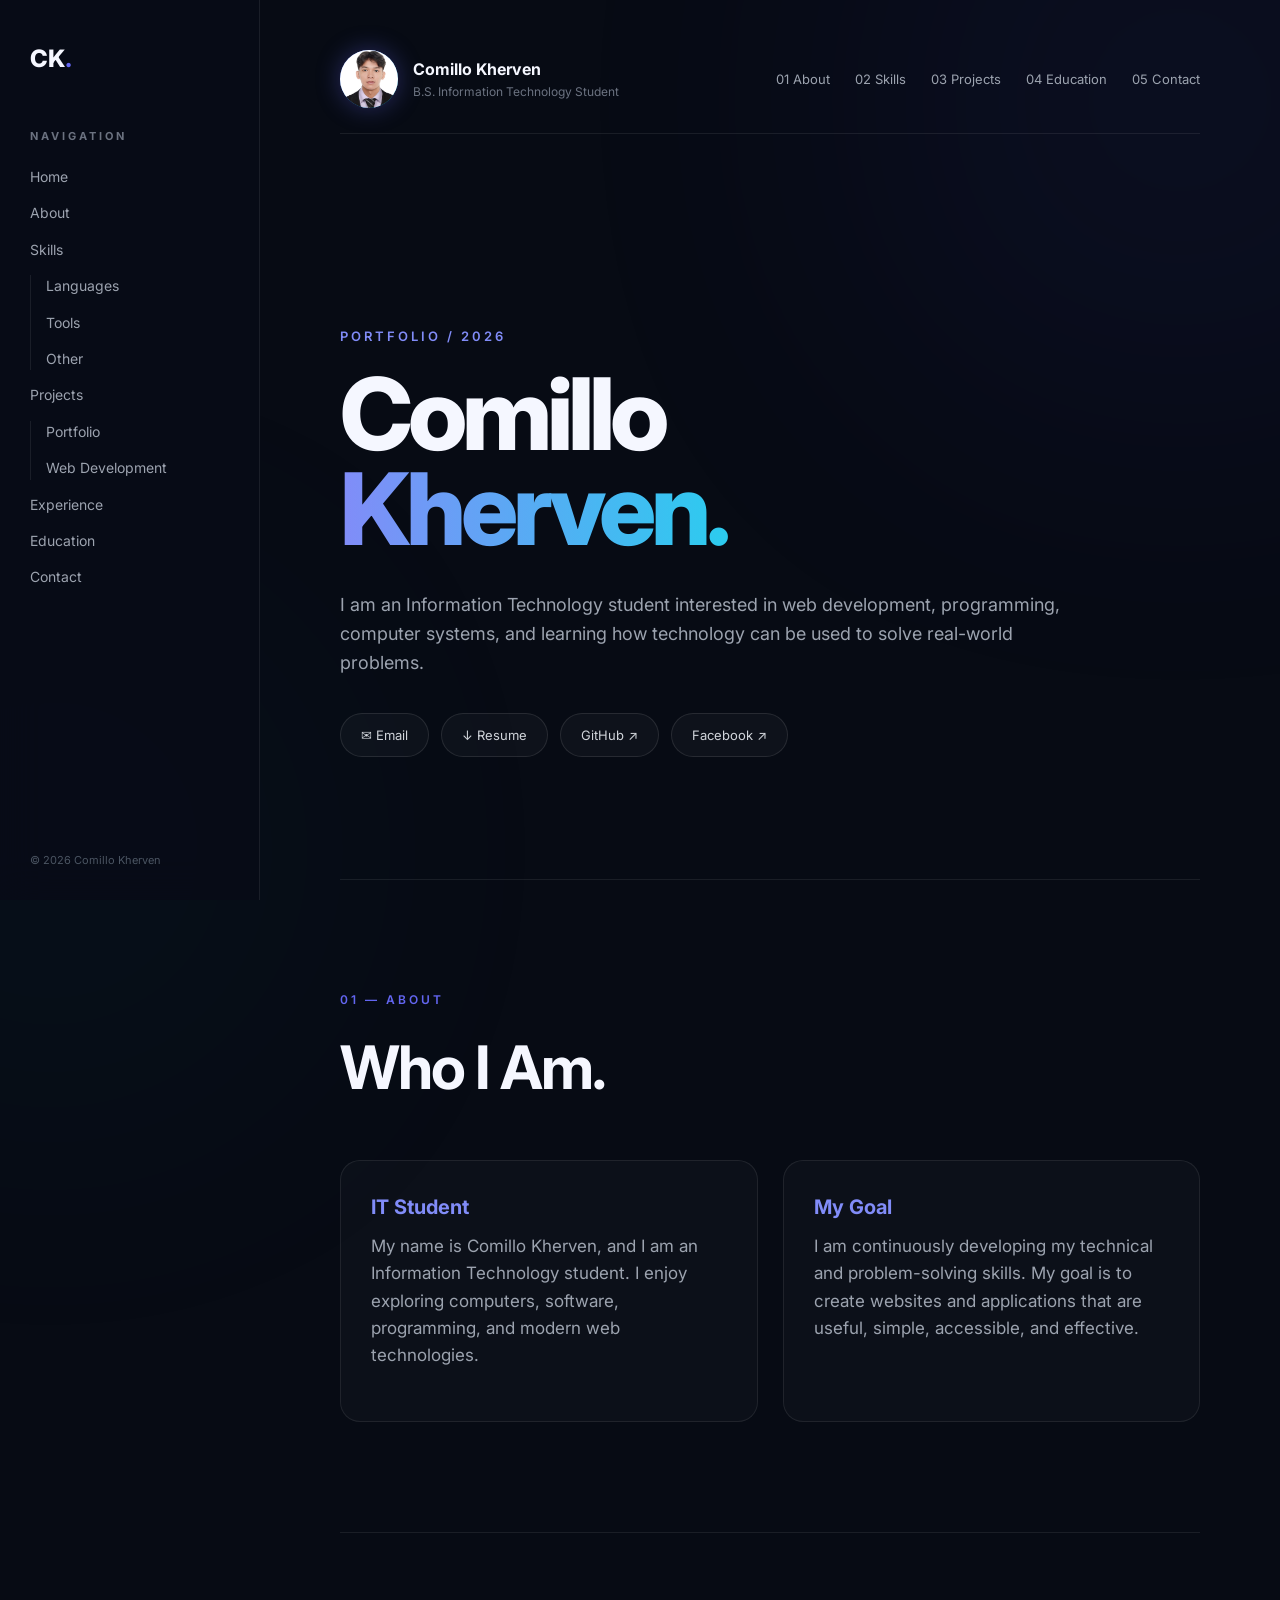
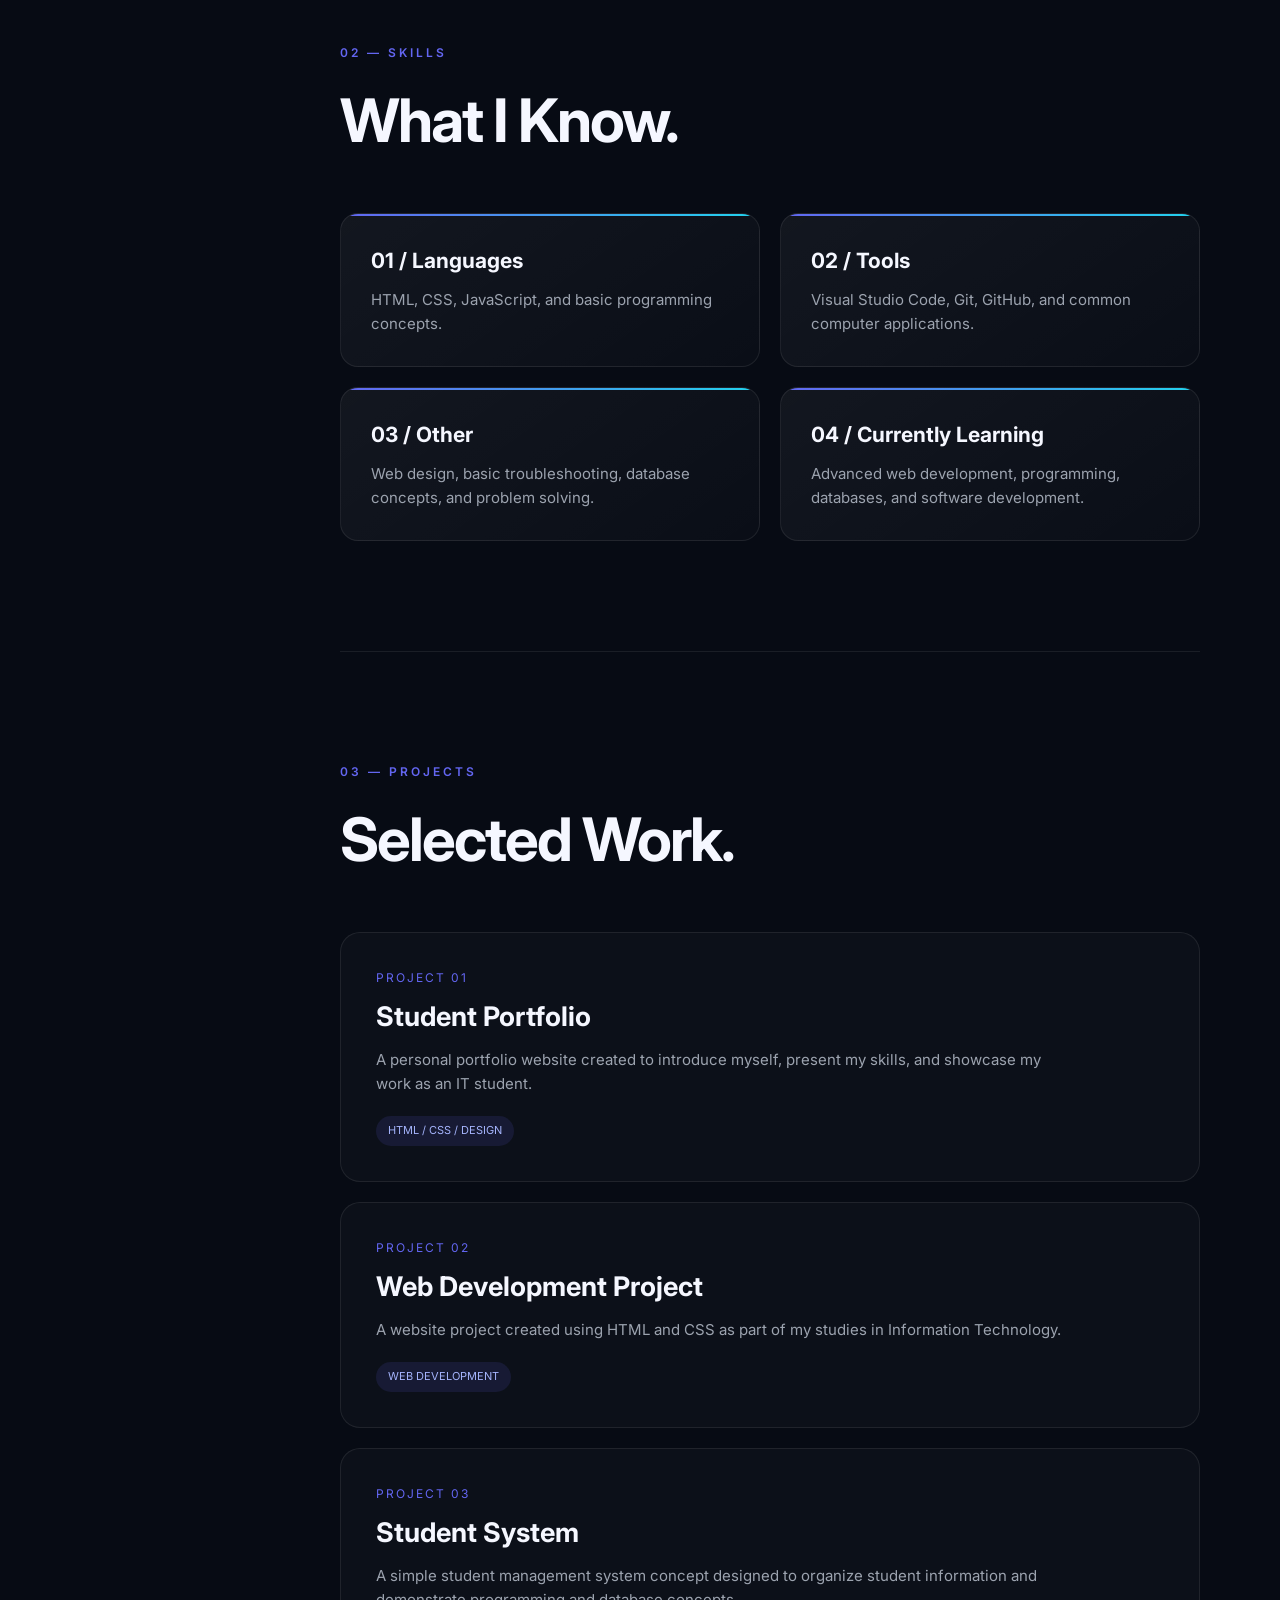
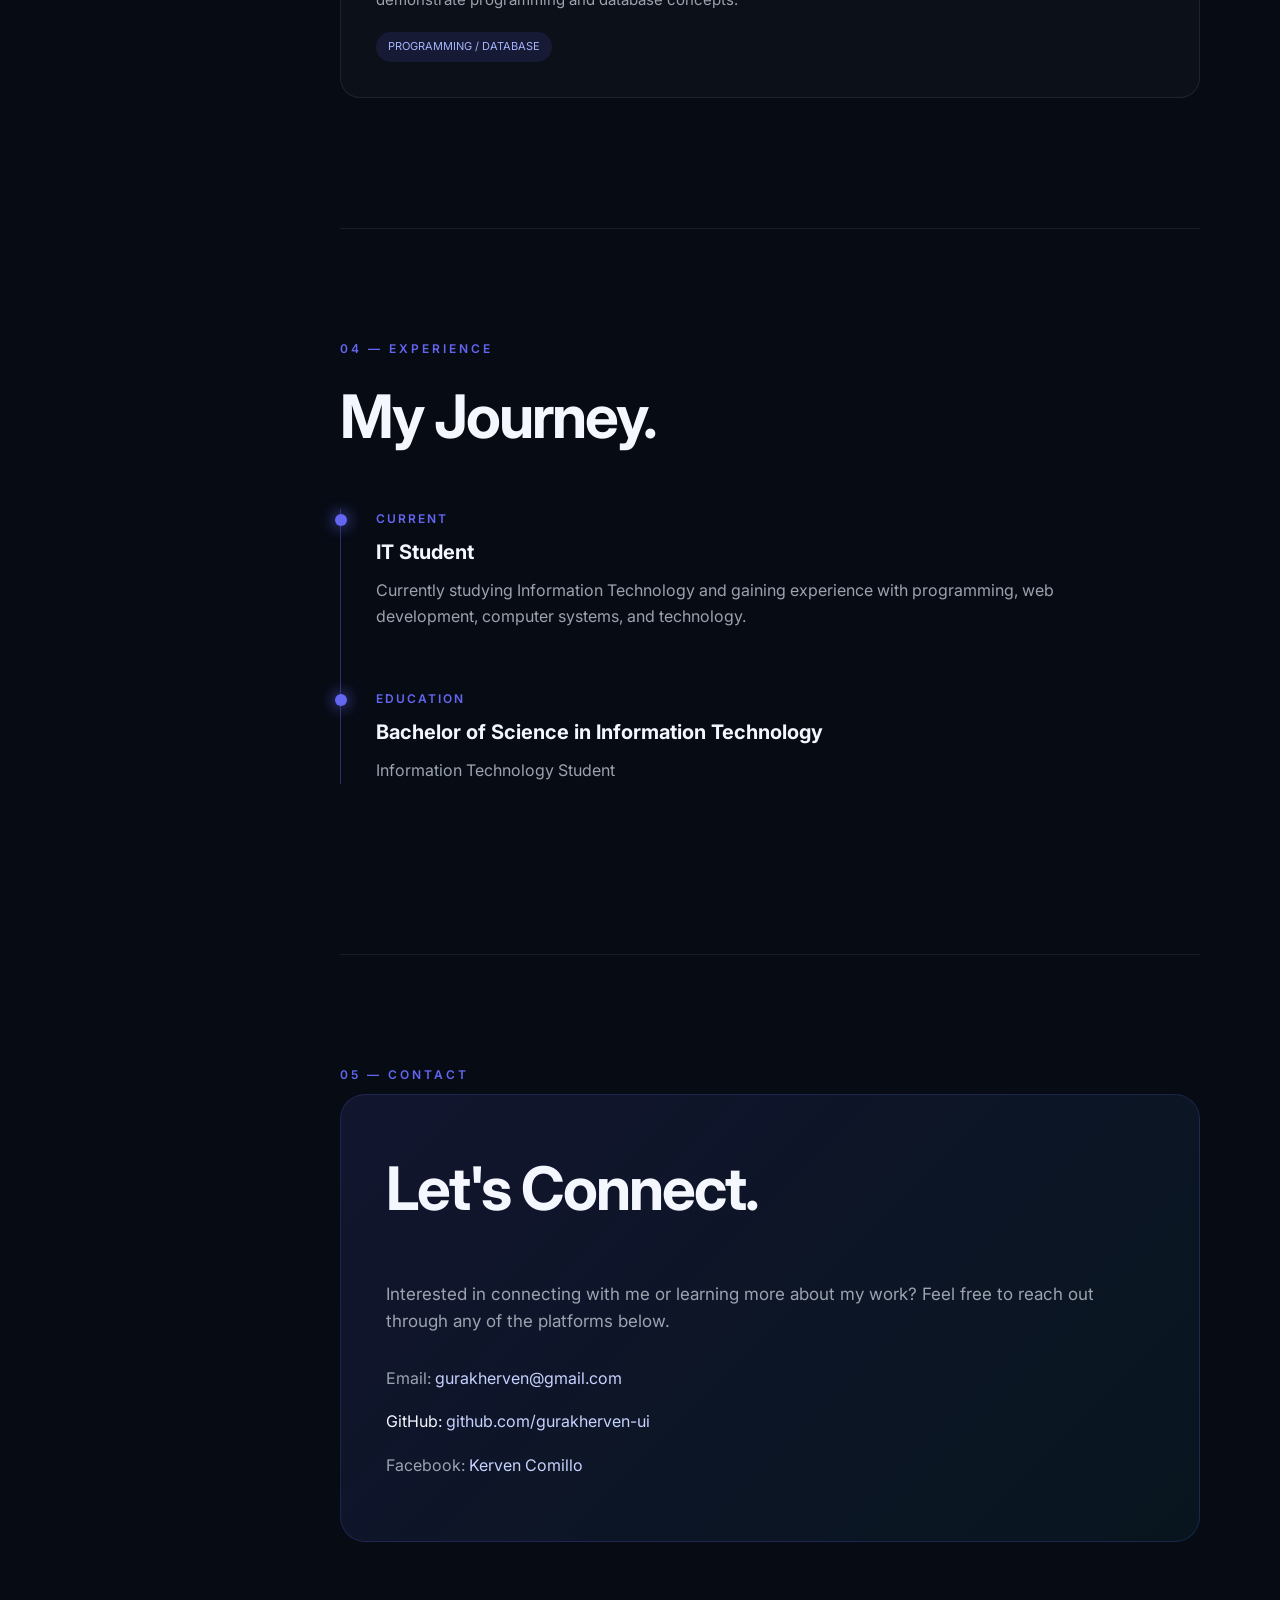
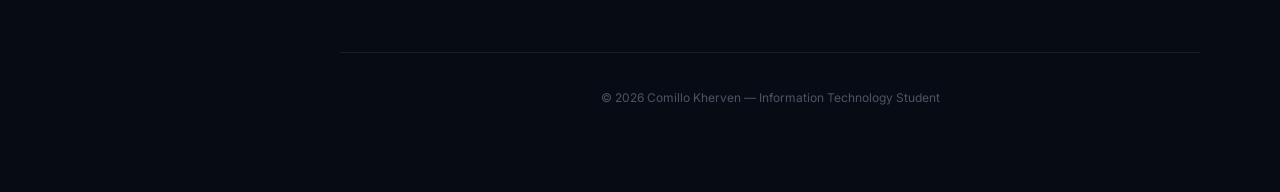
<file: index.html>
<!DOCTYPE html>
<html lang="en">
<head>
    <meta charset="UTF-8">
    <meta name="viewport" content="width=device-width, initial-scale=1.0">

    <title>Comillo Kherven | IT Student Portfolio</title>

    <style>
        @import url('https://fonts.googleapis.com/css2?family=Inter:wght@300;400;500;600;700;800&display=swap');

        * {
            box-sizing: border-box;
            margin: 0;
            padding: 0;
        }

        html {
            scroll-behavior: smooth;
        }

        body {
            font-family: 'Inter', Arial, sans-serif;
            background: #070b14;
            color: #f5f7ff;
            line-height: 1.6;
            overflow-x: hidden;
        }

        /* BACKGROUND GLOW */

        body::before {
            content: "";
            position: fixed;
            width: 500px;
            height: 500px;
            background: #4f46e5;
            border-radius: 50%;
            filter: blur(180px);
            opacity: 0.12;
            top: -150px;
            right: -150px;
            pointer-events: none;
            z-index: -1;
        }

        body::after {
            content: "";
            position: fixed;
            width: 400px;
            height: 400px;
            background: #06b6d4;
            border-radius: 50%;
            filter: blur(180px);
            opacity: 0.08;
            bottom: -150px;
            left: -150px;
            pointer-events: none;
            z-index: -1;
        }

        a {
            color: inherit;
        }

        /* =========================
           SIDEBAR
        ========================= */

        .sidebar {
            position: fixed;
            left: 0;
            top: 0;
            width: 260px;
            height: 100vh;
            padding: 40px 30px;
            background: rgba(8, 12, 23, 0.88);
            backdrop-filter: blur(20px);
            border-right: 1px solid rgba(255,255,255,0.08);
            z-index: 1000;
            overflow-y: auto;
        }

        .sidebar-logo {
            font-size: 24px;
            font-weight: 800;
            margin-bottom: 50px;
        }

        .sidebar-logo span {
            color: #6366f1;
        }

        .sidebar h2 {
            font-size: 11px;
            text-transform: uppercase;
            letter-spacing: 3px;
            color: #6b7280;
            margin-bottom: 20px;
        }

        .sidebar a {
            display: block;
            color: #9ca3af;
            text-decoration: none;
            font-size: 14px;
            margin: 14px 0;
            transition: 0.3s;
        }

        .sidebar a:hover {
            color: #ffffff;
            transform: translateX(5px);
        }

        .sidebar .sub {
            padding-left: 15px;
            border-left: 1px solid rgba(255,255,255,0.08);
        }

        .sidebar-bottom {
            position: absolute;
            bottom: 30px;
            left: 30px;
            right: 30px;
            color: #4b5563;
            font-size: 11px;
        }

        /* =========================
           MAIN CONTENT
        ========================= */

        .main {
            margin-left: 260px;
            max-width: 1200px;
            padding: 50px 80px;
        }

        /* =========================
           TOP HEADER
        ========================= */

        .top {
            display: flex;
            align-items: center;
            justify-content: space-between;
            padding-bottom: 25px;
            margin-bottom: 70px;
            border-bottom: 1px solid rgba(255,255,255,0.08);
        }

        .profile-mini {
            display: flex;
            align-items: center;
            gap: 15px;
        }

        .top-image {
            width: 58px;
            height: 58px;
            border-radius: 50%;
            background: linear-gradient(
                135deg,
                #6366f1,
                #06b6d4
            );
            display: flex;
            align-items: center;
            justify-content: center;
            font-size: 18px;
            font-weight: 800;
            color: white;
            box-shadow: 0 0 25px rgba(99,102,241,0.35);
            overflow: hidden;
            flex-shrink: 0;
        }

        .top-image img {
            width: 100%;
            height: 100%;
            object-fit: cover;
        }

        .top-name {
            display: block;
            font-size: 16px;
            font-weight: 700;
        }

        .top-course {
            display: block;
            font-size: 12px;
            color: #6b7280;
        }

        .navigation {
            display: flex;
            gap: 25px;
            flex-wrap: wrap;
        }

        .navigation a {
            color: #9ca3af;
            text-decoration: none;
            font-size: 13px;
            transition: 0.3s;
        }

        .navigation a:hover {
            color: #818cf8;
        }

        /* =========================
           HERO
        ========================= */

        .hero {
            min-height: 75vh;
            display: flex;
            flex-direction: column;
            justify-content: center;
            position: relative;
        }

        .portfolio-label {
            color: #818cf8;
            font-size: 13px;
            font-weight: 600;
            letter-spacing: 3px;
            margin-bottom: 20px;
        }

        .hero h1 {
            font-size: clamp(55px, 8vw, 100px);
            line-height: 0.95;
            letter-spacing: -5px;
            margin-bottom: 35px;
            font-weight: 800;
        }

        .hero h1 span {
            display: block;
            background: linear-gradient(
                90deg,
                #818cf8,
                #22d3ee,
                #a78bfa
            );
            -webkit-background-clip: text;
            -webkit-text-fill-color: transparent;
        }

        .intro {
            max-width: 720px;
            font-size: 18px;
            color: #9ca3af;
            margin-bottom: 35px;
        }

        .links {
            display: flex;
            flex-wrap: wrap;
            gap: 12px;
        }

        .links a {
            display: inline-block;
            padding: 11px 20px;
            border: 1px solid rgba(255,255,255,0.1);
            border-radius: 30px;
            color: #d1d5db;
            text-decoration: none;
            font-size: 13px;
            background: rgba(255,255,255,0.03);
            transition: 0.3s;
        }

        .links a:hover {
            background: #6366f1;
            border-color: #6366f1;
            color: white;
            transform: translateY(-3px);
            box-shadow: 0 10px 30px rgba(99,102,241,0.25);
        }

        /* =========================
           SECTIONS
        ========================= */

        section {
            padding: 110px 0;
            border-top: 1px solid rgba(255,255,255,0.08);
        }

        .section-number {
            color: #6366f1;
            font-size: 12px;
            letter-spacing: 3px;
            font-weight: 600;
            margin-bottom: 10px;
        }

        section h2 {
            font-size: clamp(38px, 5vw, 60px);
            letter-spacing: -2px;
            margin-bottom: 45px;
        }

        section h3 {
            font-size: 20px;
            margin-bottom: 10px;
        }

        .section-text {
            max-width: 750px;
            color: #9ca3af;
            font-size: 17px;
            margin-bottom: 22px;
        }

        /* =========================
           ABOUT
        ========================= */

        .about-grid {
            display: grid;
            grid-template-columns: 1fr 1fr;
            gap: 25px;
        }

        .about-card {
            padding: 30px;
            border: 1px solid rgba(255,255,255,0.08);
            background: rgba(255,255,255,0.025);
            border-radius: 20px;
            transition: 0.35s;
        }

        .about-card:hover {
            transform: translateY(-6px);
            border-color: rgba(99,102,241,0.4);
        }

        .about-card h3 {
            color: #818cf8;
        }

        /* =========================
           SKILLS
        ========================= */

        .skill-grid {
            display: grid;
            grid-template-columns: repeat(2, 1fr);
            gap: 20px;
        }

        .skill-category {
            position: relative;
            padding: 30px;
            background: linear-gradient(
                145deg,
                rgba(255,255,255,0.05),
                rgba(255,255,255,0.015)
            );
            border: 1px solid rgba(255,255,255,0.08);
            border-radius: 18px;
            overflow: hidden;
            transition: 0.35s;
        }

        .skill-category::before {
            content: "";
            position: absolute;
            top: 0;
            left: 0;
            width: 100%;
            height: 2px;
            background: linear-gradient(
                90deg,
                #6366f1,
                #22d3ee
            );
        }

        .skill-category:hover {
            transform: translateY(-7px);
            border-color: rgba(99,102,241,0.4);
            box-shadow: 0 20px 50px rgba(0,0,0,0.25);
        }

        .skill-category h3 {
            font-size: 21px;
        }

        .skill-category p {
            color: #9ca3af;
            font-size: 15px;
        }

        /* =========================
           PROJECTS
        ========================= */

        .project {
            position: relative;
            padding: 35px;
            margin-bottom: 20px;
            border: 1px solid rgba(255,255,255,0.08);
            border-radius: 20px;
            background: rgba(255,255,255,0.025);
            transition: 0.35s;
        }

        .project:hover {
            transform: translateX(8px);
            border-color: rgba(99,102,241,0.5);
            background: rgba(99,102,241,0.06);
        }

        .project-number {
            color: #6366f1;
            font-size: 12px;
            letter-spacing: 2px;
            margin-bottom: 8px;
        }

        .project h3 {
            font-size: 27px;
        }

        .project p {
            color: #9ca3af;
            max-width: 700px;
            font-size: 15px;
        }

        .project-tag {
            display: inline-block;
            margin-top: 20px;
            padding: 6px 12px;
            border-radius: 20px;
            background: rgba(99,102,241,0.12);
            color: #a5b4fc;
            font-size: 11px;
        }

        /* =========================
           EXPERIENCE & EDUCATION
        ========================= */

        .timeline {
            position: relative;
            max-width: 800px;
            padding-left: 35px;
            border-left: 1px solid rgba(99,102,241,0.4);
        }

        .experience-item,
        .education-item {
            position: relative;
            margin-bottom: 60px;
        }

        .experience-item::before,
        .education-item::before {
            content: "";
            position: absolute;
            left: -41px;
            top: 5px;
            width: 12px;
            height: 12px;
            border-radius: 50%;
            background: #6366f1;
            box-shadow: 0 0 15px #6366f1;
        }

        .date {
            color: #6366f1;
            font-size: 12px;
            letter-spacing: 2px;
            margin-bottom: 8px;
            font-weight: 600;
        }

        .experience-item p,
        .education-item p {
            color: #9ca3af;
            font-size: 16px;
        }

        /* =========================
           CONTACT
        ========================= */

        .contact-box {
            padding: 45px;
            border-radius: 25px;
            background:
                linear-gradient(
                    135deg,
                    rgba(99,102,241,0.12),
                    rgba(34,211,238,0.05)
                );
            border: 1px solid rgba(99,102,241,0.2);
        }

        .contact-list {
            list-style: none;
            margin-top: 30px;
        }

        .contact-list li {
            margin: 18px 0;
            color: #9ca3af;
        }

        .contact-list a {
            color: #c7d2fe;
            text-decoration: none;
            transition: 0.3s;
        }

        .contact-list a:hover {
            color: #22d3ee;
        }

        /* =========================
           FOOTER
        ========================= */

        footer {
            padding: 35px 0;
            border-top: 1px solid rgba(255,255,255,0.08);
            color: #4b5563;
            font-size: 12px;
            text-align: center;
        }

        /* =========================
           ANIMATION
        ========================= */

        @keyframes fadeUp {
            from {
                opacity: 0;
                transform: translateY(25px);
            }

            to {
                opacity: 1;
                transform: translateY(0);
            }
        }

        .hero > * {
            animation: fadeUp 0.8s ease forwards;
        }

        /* =========================
           MOBILE
        ========================= */

        @media (max-width: 900px) {

            .sidebar {
                position: relative;
                width: 100%;
                height: auto;
                padding: 25px;
                border-right: none;
                border-bottom: 1px solid rgba(255,255,255,0.08);
            }

            .sidebar-logo {
                margin-bottom: 25px;
            }

            .sidebar h2,
            .sidebar-bottom {
                display: none;
            }

            .sidebar a {
                display: inline-block;
                margin: 7px 10px 7px 0;
            }

            .sidebar .sub {
                display: inline;
                padding-left: 0;
                border: none;
            }

            .main {
                margin-left: 0;
                padding: 30px 25px;
            }

            .top {
                display: block;
            }

            .navigation {
                margin-top: 25px;
            }

            .hero {
                min-height: 65vh;
            }

            .hero h1 {
                font-size: 58px;
                letter-spacing: -3px;
            }

            .about-grid,
            .skill-grid {
                grid-template-columns: 1fr;
            }
        }

        @media (max-width: 500px) {

            .hero h1 {
                font-size: 45px;
            }

            section {
                padding: 80px 0;
            }

            section h2 {
                font-size: 40px;
            }

            .contact-box,
            .project,
            .skill-category,
            .about-card {
                padding: 25px;
            }

            .navigation {
                gap: 15px;
            }
        }
    </style>
</head>

<body>

    <!-- =========================
         SIDEBAR
    ========================= -->

    <aside class="sidebar">

        <div class="sidebar-logo">
            CK<span>.</span>
        </div>

        <h2>Navigation</h2>

        <a href="#home">Home</a>

        <a href="#about">About</a>

        <a href="#skills">Skills</a>

        <div class="sub">
            <a href="#languages">Languages</a>
            <a href="#tools">Tools</a>
            <a href="#other">Other</a>
        </div>

        <a href="#projects">Projects</a>

        <div class="sub">
            <a href="#project1">Portfolio</a>
            <a href="#project2">Web Development</a>
        </div>

        <a href="#experience">Experience</a>

        <a href="#education">Education</a>

        <a href="#contact">Contact</a>

        <div class="sidebar-bottom">
            © 2026 Comillo Kherven
        </div>

    </aside>


    <!-- =========================
         MAIN CONTENT
    ========================= -->

    <main class="main">

        <!-- =========================
             HEADER
        ========================= -->

        <header class="top" id="home">

            <div class="profile-mini">

                <!--
                    TO USE YOUR OWN PHOTO:

                    Replace CK with:

                    <img src="profile.jpg" alt="Comillo Kherven">

                    Then put profile.jpg in the same folder.
                -->

                   <div class="top-image">

                    <img src="kherven.png.jpg" alt="Comillo Kherven">
                

                   </div>

                   <div>
                    <span class="top-name">
                        Comillo Kherven
                    </span>

                    <span class="top-course">
                        B.S. Information Technology Student
                    </span>
                </div>

            </div>

            <nav class="navigation">

                <a href="#about">
                    01 About
                </a>

                <a href="#skills">
                    02 Skills
                </a>

                <a href="#projects">
                    03 Projects
                </a>

                <a href="#experience">
                    04 Education
                </a>

                <a href="#contact">
                    05 Contact
                </a>

            </nav>

        </header>


        <!-- =========================
             HERO
        ========================= -->

        <div class="hero">

            <div class="portfolio-label">
                PORTFOLIO / 2026
            </div>

            <h1>
                Comillo
                <span>Kherven.</span>
            </h1>

            <p class="intro">
                I am an Information Technology student interested in
                web development, programming, computer systems, and
                learning how technology can be used to solve
                real-world problems.
            </p>

            <div class="links">

                <a href="mailto:gurakherven@gmail.com">
                    ✉ Email
                </a>

                <a href="#">
                    ↓ Resume
                </a>

                <a href="#">
                    GitHub ↗
                </a>

                <a href="#">
                    Facebook ↗
                </a>

            </div>

        </div>


        <!-- =========================
             ABOUT
        ========================= -->

        <section id="about">

            <div class="section-number">
                01 — ABOUT
            </div>

            <h2>
                Who I Am.
            </h2>

            <div class="about-grid">

                <div class="about-card">

                    <h3>
                        IT Student
                    </h3>

                    <p class="section-text">
                        My name is Comillo Kherven, and I am an
                        Information Technology student. I enjoy
                        exploring computers, software, programming,
                        and modern web technologies.
                    </p>

                </div>

                <div class="about-card">

                    <h3>
                        My Goal
                    </h3>

                    <p class="section-text">
                        I am continuously developing my technical
                        and problem-solving skills. My goal is to
                        create websites and applications that are
                        useful, simple, accessible, and effective.
                    </p>

                </div>

            </div>

        </section>


        <!-- =========================
             SKILLS
        ========================= -->

        <section id="skills">

            <div class="section-number">
                02 — SKILLS
            </div>

            <h2>
                What I Know.
            </h2>

            <div class="skill-grid">

                <div class="skill-category" id="languages">

                    <h3>
                        01 / Languages
                    </h3>

                    <p>
                        HTML, CSS, JavaScript, and basic programming
                        concepts.
                    </p>

                </div>


                <div class="skill-category" id="tools">

                    <h3>
                        02 / Tools
                    </h3>

                    <p>
                        Visual Studio Code, Git, GitHub, and common
                        computer applications.
                    </p>

                </div>


                <div class="skill-category" id="other">

                    <h3>
                        03 / Other
                    </h3>

                    <p>
                        Web design, basic troubleshooting,
                        database concepts, and problem solving.
                    </p>

                </div>


                <div class="skill-category">

                    <h3>
                        04 / Currently Learning
                    </h3>

                    <p>
                        Advanced web development, programming,
                        databases, and software development.
                    </p>

                </div>

            </div>

        </section>


        <!-- =========================
             PROJECTS
        ========================= -->

        <section id="projects">

            <div class="section-number">
                03 — PROJECTS
            </div>

            <h2>
                Selected Work.
            </h2>


            <div class="project" id="project1">

                <div class="project-number">
                    PROJECT 01
                </div>

                <h3>
                    Student Portfolio
                </h3>

                <p>
                    A personal portfolio website created to
                    introduce myself, present my skills, and
                    showcase my work as an IT student.
                </p>

                <span class="project-tag">
                    HTML / CSS / DESIGN
                </span>

            </div>


            <div class="project" id="project2">

                <div class="project-number">
                    PROJECT 02
                </div>

                <h3>
                    Web Development Project
                </h3>

                <p>
                    A website project created using HTML and CSS
                    as part of my studies in Information Technology.
                </p>

                <span class="project-tag">
                    WEB DEVELOPMENT
                </span>

            </div>


            <div class="project">

                <div class="project-number">
                    PROJECT 03
                </div>

                <h3>
                    Student System
                </h3>

                <p>
                    A simple student management system concept
                    designed to organize student information and
                    demonstrate programming and database concepts.
                </p>

                <span class="project-tag">
                    PROGRAMMING / DATABASE
                </span>

            </div>

        </section>


        <!-- =========================
             EXPERIENCE & EDUCATION
        ========================= -->

        <section id="experience">

            <div class="section-number">
                04 — EXPERIENCE
            </div>

            <h2>
                My Journey.
            </h2>

            <div class="timeline">

                <div class="experience-item">

                    <div class="date">
                        CURRENT
                    </div>

                    <h3>
                        IT Student
                    </h3>

                    <p>
                        Currently studying Information Technology
                        and gaining experience with programming,
                        web development, computer systems, and
                        technology.
                    </p>

                </div>


                <div class="education-item" id="education">

                    <div class="date">
                        EDUCATION
                    </div>

                    <h3>
                        Bachelor of Science in Information Technology
                    </h3>

                    <p>
                        Information Technology Student
                    </p>

                </div>

            </div>

        </section>


        <!-- =========================
             CONTACT
        ========================= -->

        <section id="contact">

            <div class="section-number">
                05 — CONTACT
            </div>

            <div class="contact-box">

                <h2>
                    Let's Connect.
                </h2>

                <p class="section-text">
                    Interested in connecting with me or learning
                    more about my work? Feel free to reach out
                    through any of the platforms below.
                </p>

                <ul class="contact-list">

                    <li>
                        Email:
                        <a href="gurakherven@gmail.com">
                            gurakherven@gmail.com
                        </a>
                    </li>
                    </li>
                       GitHub:
                        <a href="https://github.com/gurakherven-ui" target="_blank">
                            github.com/gurakherven-ui
                        </a>
                    </li>
                    <li>
                        Facebook:
                        <a href="#">
                            Kerven Comillo
                        </a>
                    </li>

                </ul>

            </div>

        </section>


        <!-- =========================
             FOOTER
        ========================= -->

        <footer>
            © 2026 Comillo Kherven —
            Information Technology Student
        </footer>

    </main>

</body>
</html>
</file>
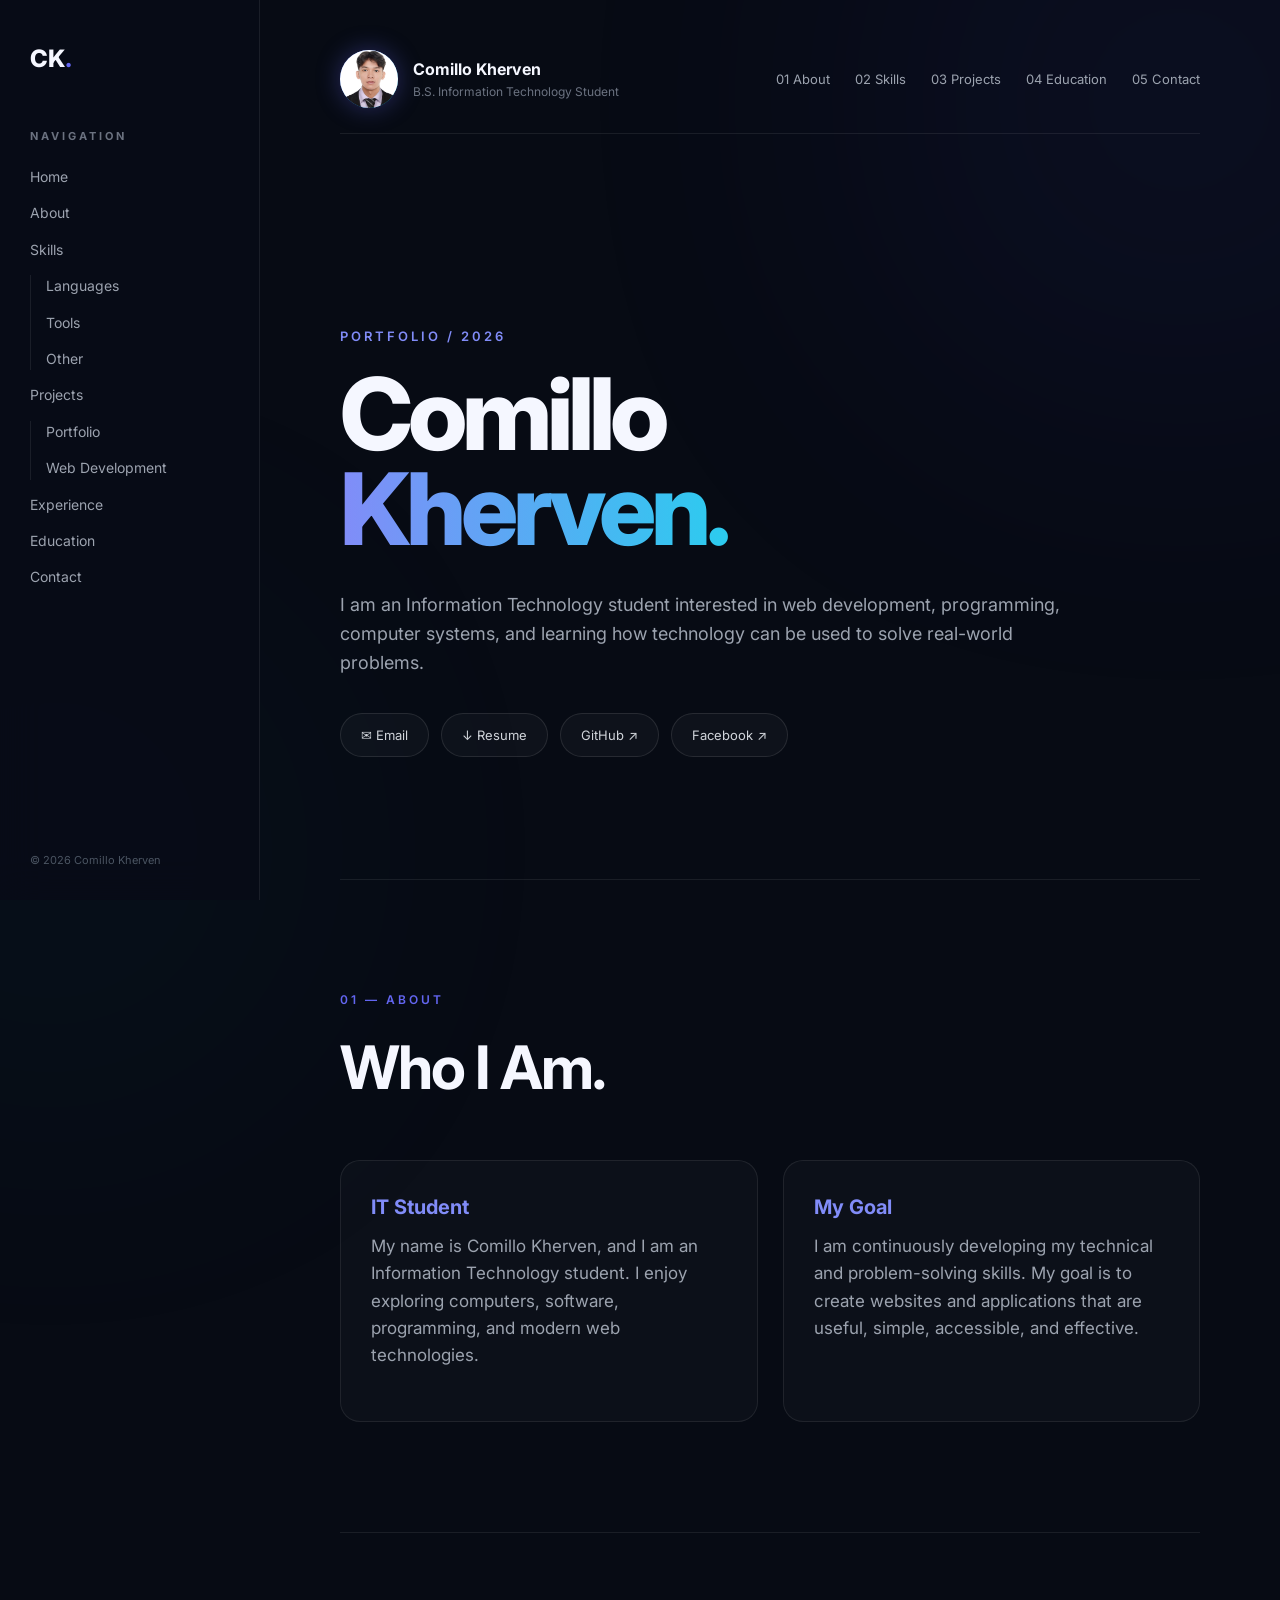
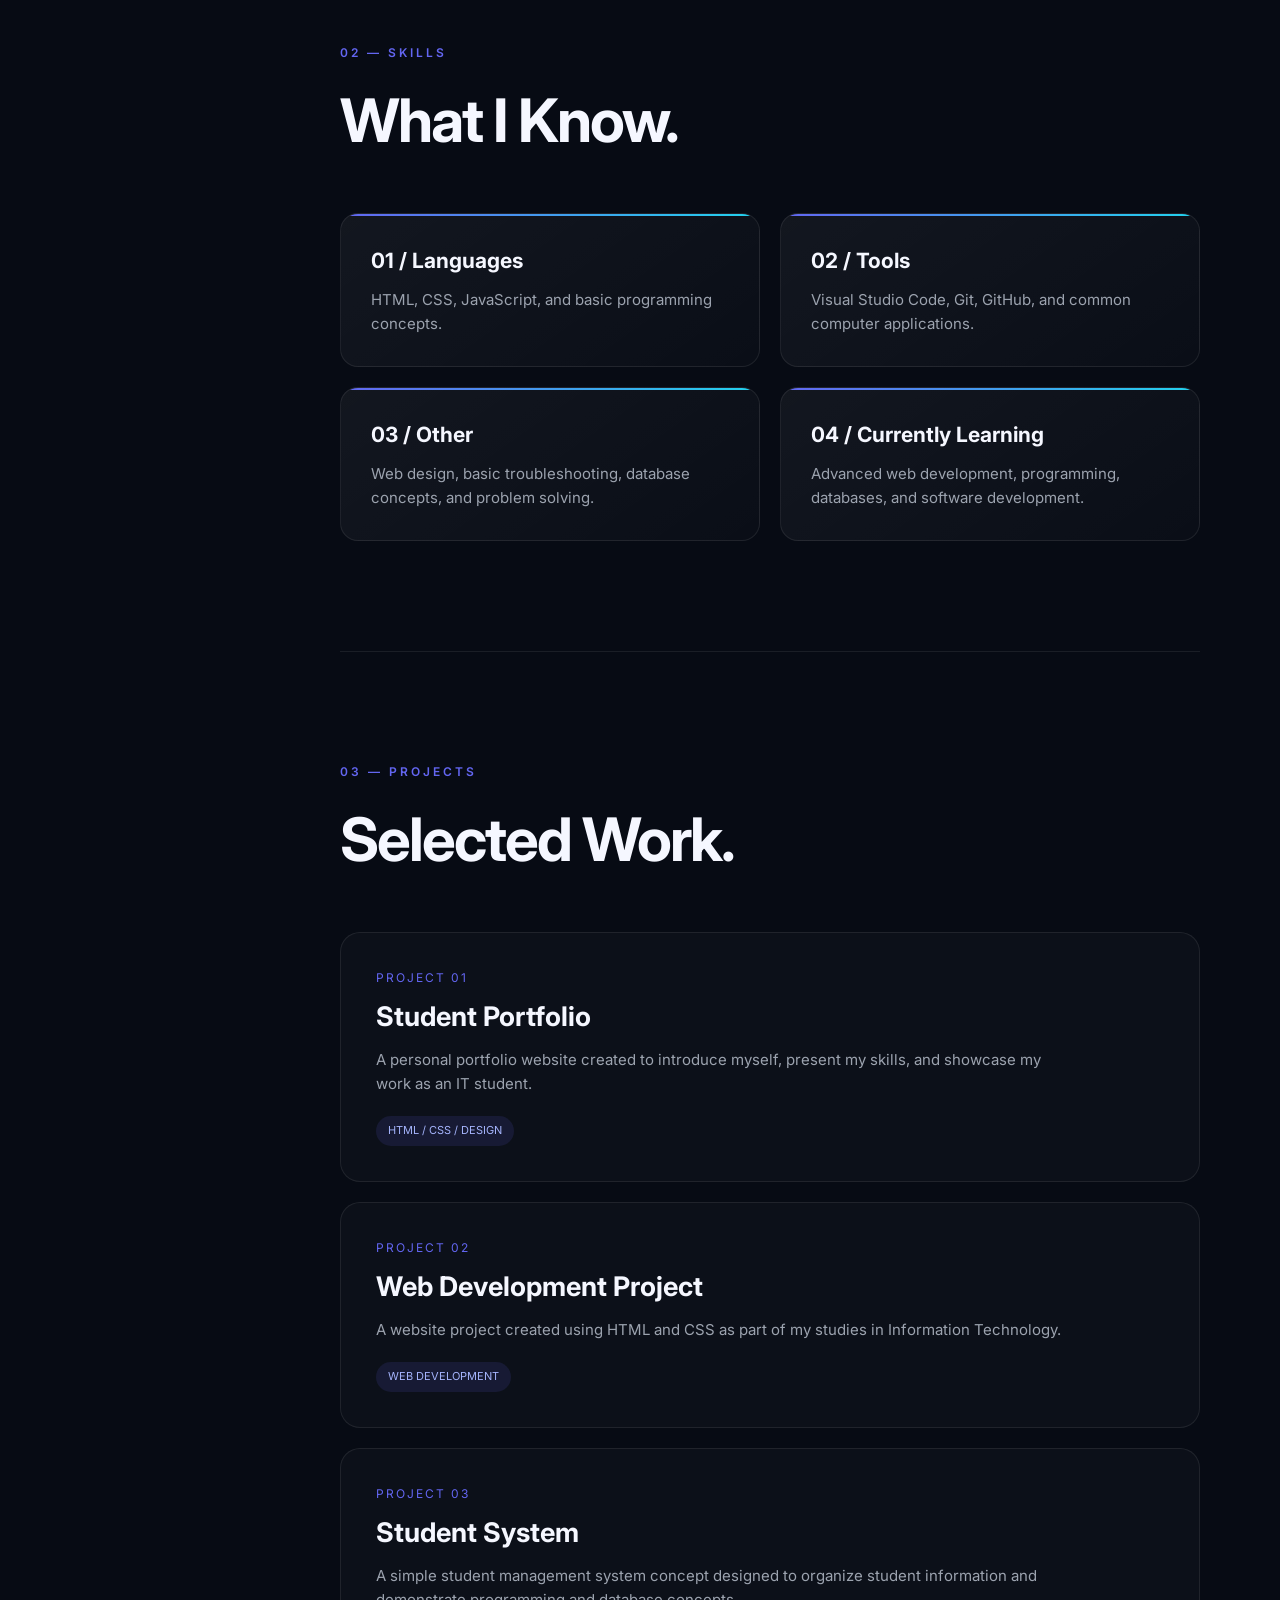
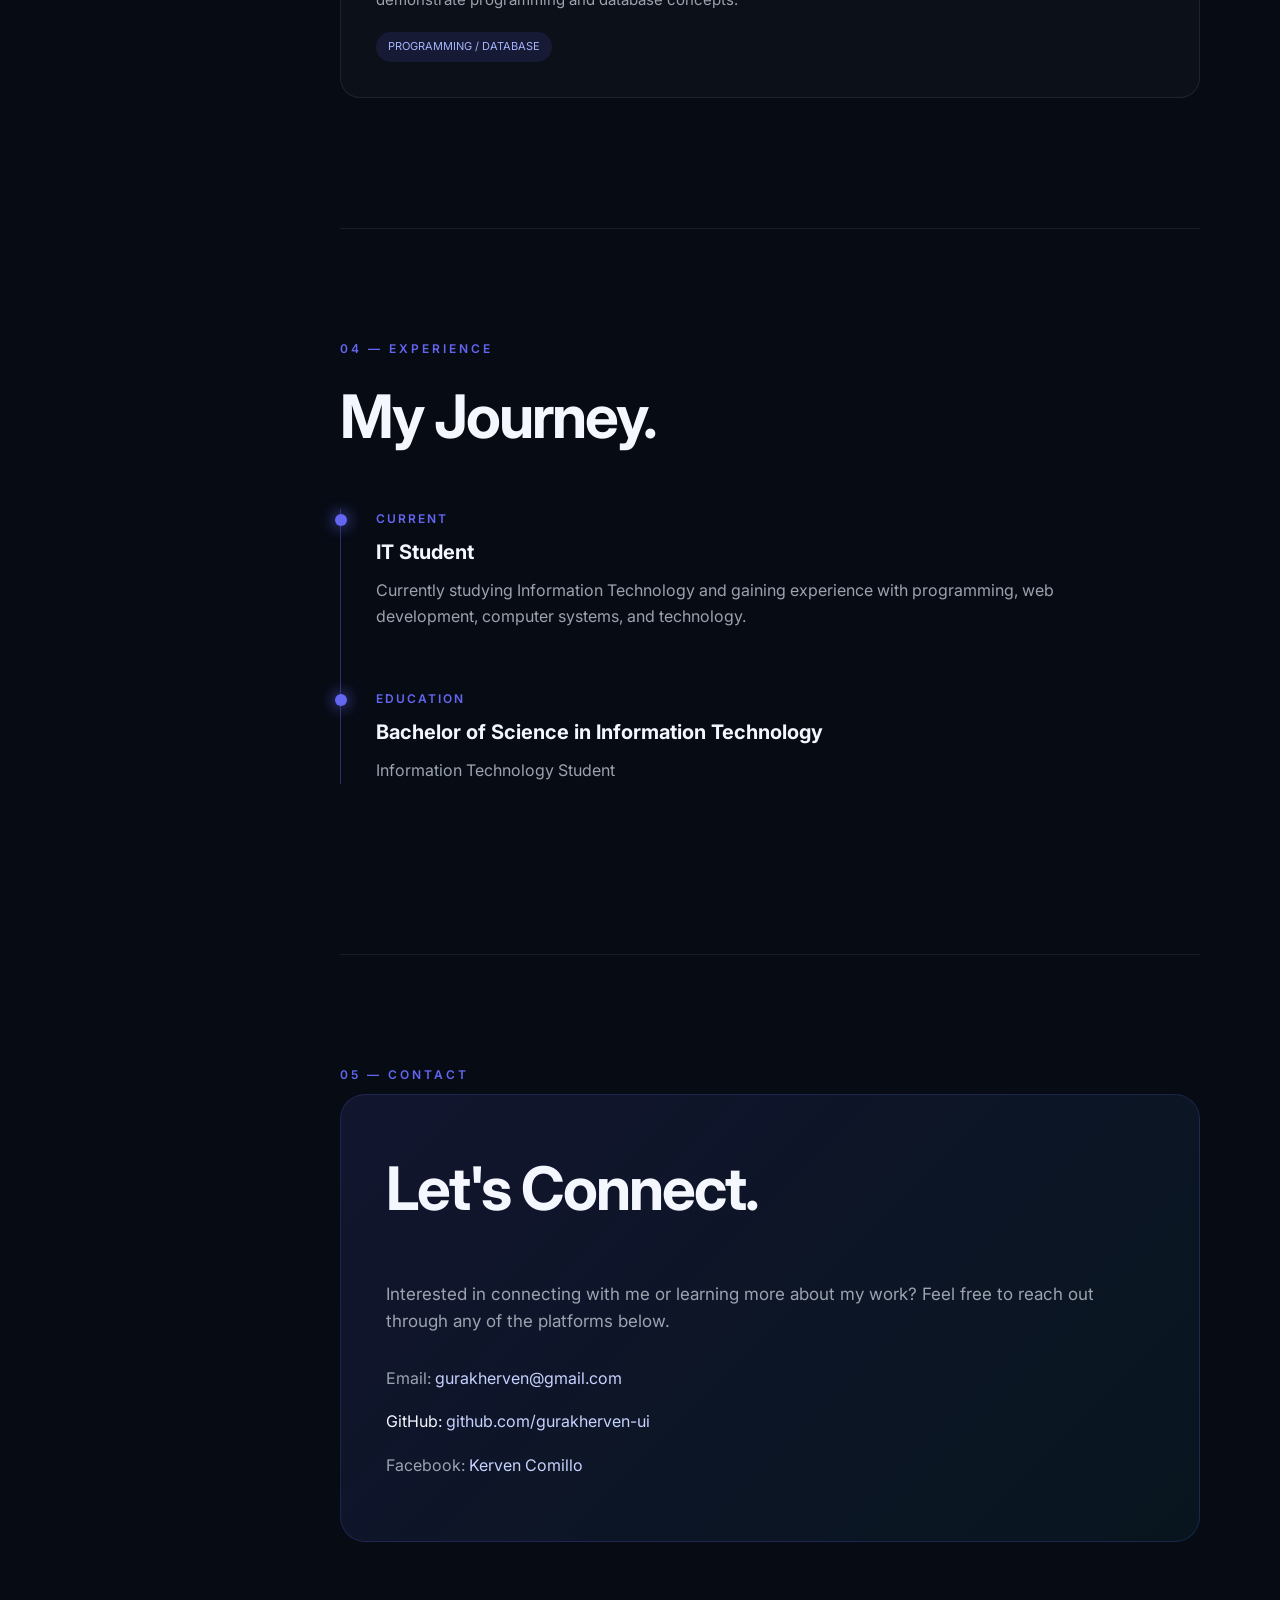
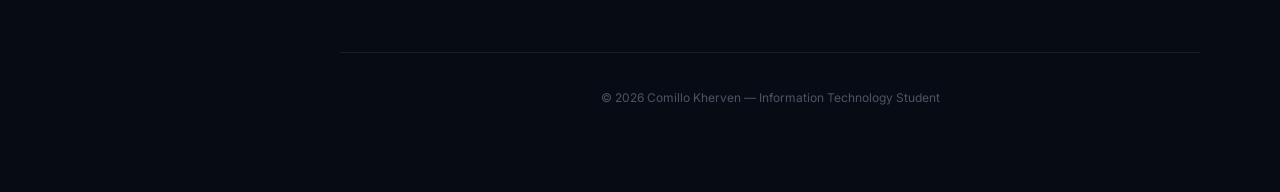
<file: webprofile.html>
<!DOCTYPE html>
<html lang="en">
<head>
    <meta charset="UTF-8">
    <meta name="viewport" content="width=device-width, initial-scale=1.0">

    <title>Comillo Kherven | IT Student Portfolio</title>

    <style>
        @import url('https://fonts.googleapis.com/css2?family=Inter:wght@300;400;500;600;700;800&display=swap');

        * {
            box-sizing: border-box;
            margin: 0;
            padding: 0;
        }

        html {
            scroll-behavior: smooth;
        }

        body {
            font-family: 'Inter', Arial, sans-serif;
            background: #070b14;
            color: #f5f7ff;
            line-height: 1.6;
            overflow-x: hidden;
        }

        /* BACKGROUND GLOW */

        body::before {
            content: "";
            position: fixed;
            width: 500px;
            height: 500px;
            background: #4f46e5;
            border-radius: 50%;
            filter: blur(180px);
            opacity: 0.12;
            top: -150px;
            right: -150px;
            pointer-events: none;
            z-index: -1;
        }

        body::after {
            content: "";
            position: fixed;
            width: 400px;
            height: 400px;
            background: #06b6d4;
            border-radius: 50%;
            filter: blur(180px);
            opacity: 0.08;
            bottom: -150px;
            left: -150px;
            pointer-events: none;
            z-index: -1;
        }

        a {
            color: inherit;
        }

        /* =========================
           SIDEBAR
        ========================= */

        .sidebar {
            position: fixed;
            left: 0;
            top: 0;
            width: 260px;
            height: 100vh;
            padding: 40px 30px;
            background: rgba(8, 12, 23, 0.88);
            backdrop-filter: blur(20px);
            border-right: 1px solid rgba(255,255,255,0.08);
            z-index: 1000;
            overflow-y: auto;
        }

        .sidebar-logo {
            font-size: 24px;
            font-weight: 800;
            margin-bottom: 50px;
        }

        .sidebar-logo span {
            color: #6366f1;
        }

        .sidebar h2 {
            font-size: 11px;
            text-transform: uppercase;
            letter-spacing: 3px;
            color: #6b7280;
            margin-bottom: 20px;
        }

        .sidebar a {
            display: block;
            color: #9ca3af;
            text-decoration: none;
            font-size: 14px;
            margin: 14px 0;
            transition: 0.3s;
        }

        .sidebar a:hover {
            color: #ffffff;
            transform: translateX(5px);
        }

        .sidebar .sub {
            padding-left: 15px;
            border-left: 1px solid rgba(255,255,255,0.08);
        }

        .sidebar-bottom {
            position: absolute;
            bottom: 30px;
            left: 30px;
            right: 30px;
            color: #4b5563;
            font-size: 11px;
        }

        /* =========================
           MAIN CONTENT
        ========================= */

        .main {
            margin-left: 260px;
            max-width: 1200px;
            padding: 50px 80px;
        }

        /* =========================
           TOP HEADER
        ========================= */

        .top {
            display: flex;
            align-items: center;
            justify-content: space-between;
            padding-bottom: 25px;
            margin-bottom: 70px;
            border-bottom: 1px solid rgba(255,255,255,0.08);
        }

        .profile-mini {
            display: flex;
            align-items: center;
            gap: 15px;
        }

        .top-image {
            width: 58px;
            height: 58px;
            border-radius: 50%;
            background: linear-gradient(
                135deg,
                #6366f1,
                #06b6d4
            );
            display: flex;
            align-items: center;
            justify-content: center;
            font-size: 18px;
            font-weight: 800;
            color: white;
            box-shadow: 0 0 25px rgba(99,102,241,0.35);
            overflow: hidden;
            flex-shrink: 0;
        }

        .top-image img {
            width: 100%;
            height: 100%;
            object-fit: cover;
        }

        .top-name {
            display: block;
            font-size: 16px;
            font-weight: 700;
        }

        .top-course {
            display: block;
            font-size: 12px;
            color: #6b7280;
        }

        .navigation {
            display: flex;
            gap: 25px;
            flex-wrap: wrap;
        }

        .navigation a {
            color: #9ca3af;
            text-decoration: none;
            font-size: 13px;
            transition: 0.3s;
        }

        .navigation a:hover {
            color: #818cf8;
        }

        /* =========================
           HERO
        ========================= */

        .hero {
            min-height: 75vh;
            display: flex;
            flex-direction: column;
            justify-content: center;
            position: relative;
        }

        .portfolio-label {
            color: #818cf8;
            font-size: 13px;
            font-weight: 600;
            letter-spacing: 3px;
            margin-bottom: 20px;
        }

        .hero h1 {
            font-size: clamp(55px, 8vw, 100px);
            line-height: 0.95;
            letter-spacing: -5px;
            margin-bottom: 35px;
            font-weight: 800;
        }

        .hero h1 span {
            display: block;
            background: linear-gradient(
                90deg,
                #818cf8,
                #22d3ee,
                #a78bfa
            );
            -webkit-background-clip: text;
            -webkit-text-fill-color: transparent;
        }

        .intro {
            max-width: 720px;
            font-size: 18px;
            color: #9ca3af;
            margin-bottom: 35px;
        }

        .links {
            display: flex;
            flex-wrap: wrap;
            gap: 12px;
        }

        .links a {
            display: inline-block;
            padding: 11px 20px;
            border: 1px solid rgba(255,255,255,0.1);
            border-radius: 30px;
            color: #d1d5db;
            text-decoration: none;
            font-size: 13px;
            background: rgba(255,255,255,0.03);
            transition: 0.3s;
        }

        .links a:hover {
            background: #6366f1;
            border-color: #6366f1;
            color: white;
            transform: translateY(-3px);
            box-shadow: 0 10px 30px rgba(99,102,241,0.25);
        }

        /* =========================
           SECTIONS
        ========================= */

        section {
            padding: 110px 0;
            border-top: 1px solid rgba(255,255,255,0.08);
        }

        .section-number {
            color: #6366f1;
            font-size: 12px;
            letter-spacing: 3px;
            font-weight: 600;
            margin-bottom: 10px;
        }

        section h2 {
            font-size: clamp(38px, 5vw, 60px);
            letter-spacing: -2px;
            margin-bottom: 45px;
        }

        section h3 {
            font-size: 20px;
            margin-bottom: 10px;
        }

        .section-text {
            max-width: 750px;
            color: #9ca3af;
            font-size: 17px;
            margin-bottom: 22px;
        }

        /* =========================
           ABOUT
        ========================= */

        .about-grid {
            display: grid;
            grid-template-columns: 1fr 1fr;
            gap: 25px;
        }

        .about-card {
            padding: 30px;
            border: 1px solid rgba(255,255,255,0.08);
            background: rgba(255,255,255,0.025);
            border-radius: 20px;
            transition: 0.35s;
        }

        .about-card:hover {
            transform: translateY(-6px);
            border-color: rgba(99,102,241,0.4);
        }

        .about-card h3 {
            color: #818cf8;
        }

        /* =========================
           SKILLS
        ========================= */

        .skill-grid {
            display: grid;
            grid-template-columns: repeat(2, 1fr);
            gap: 20px;
        }

        .skill-category {
            position: relative;
            padding: 30px;
            background: linear-gradient(
                145deg,
                rgba(255,255,255,0.05),
                rgba(255,255,255,0.015)
            );
            border: 1px solid rgba(255,255,255,0.08);
            border-radius: 18px;
            overflow: hidden;
            transition: 0.35s;
        }

        .skill-category::before {
            content: "";
            position: absolute;
            top: 0;
            left: 0;
            width: 100%;
            height: 2px;
            background: linear-gradient(
                90deg,
                #6366f1,
                #22d3ee
            );
        }

        .skill-category:hover {
            transform: translateY(-7px);
            border-color: rgba(99,102,241,0.4);
            box-shadow: 0 20px 50px rgba(0,0,0,0.25);
        }

        .skill-category h3 {
            font-size: 21px;
        }

        .skill-category p {
            color: #9ca3af;
            font-size: 15px;
        }

        /* =========================
           PROJECTS
        ========================= */

        .project {
            position: relative;
            padding: 35px;
            margin-bottom: 20px;
            border: 1px solid rgba(255,255,255,0.08);
            border-radius: 20px;
            background: rgba(255,255,255,0.025);
            transition: 0.35s;
        }

        .project:hover {
            transform: translateX(8px);
            border-color: rgba(99,102,241,0.5);
            background: rgba(99,102,241,0.06);
        }

        .project-number {
            color: #6366f1;
            font-size: 12px;
            letter-spacing: 2px;
            margin-bottom: 8px;
        }

        .project h3 {
            font-size: 27px;
        }

        .project p {
            color: #9ca3af;
            max-width: 700px;
            font-size: 15px;
        }

        .project-tag {
            display: inline-block;
            margin-top: 20px;
            padding: 6px 12px;
            border-radius: 20px;
            background: rgba(99,102,241,0.12);
            color: #a5b4fc;
            font-size: 11px;
        }

        /* =========================
           EXPERIENCE & EDUCATION
        ========================= */

        .timeline {
            position: relative;
            max-width: 800px;
            padding-left: 35px;
            border-left: 1px solid rgba(99,102,241,0.4);
        }

        .experience-item,
        .education-item {
            position: relative;
            margin-bottom: 60px;
        }

        .experience-item::before,
        .education-item::before {
            content: "";
            position: absolute;
            left: -41px;
            top: 5px;
            width: 12px;
            height: 12px;
            border-radius: 50%;
            background: #6366f1;
            box-shadow: 0 0 15px #6366f1;
        }

        .date {
            color: #6366f1;
            font-size: 12px;
            letter-spacing: 2px;
            margin-bottom: 8px;
            font-weight: 600;
        }

        .experience-item p,
        .education-item p {
            color: #9ca3af;
            font-size: 16px;
        }

        /* =========================
           CONTACT
        ========================= */

        .contact-box {
            padding: 45px;
            border-radius: 25px;
            background:
                linear-gradient(
                    135deg,
                    rgba(99,102,241,0.12),
                    rgba(34,211,238,0.05)
                );
            border: 1px solid rgba(99,102,241,0.2);
        }

        .contact-list {
            list-style: none;
            margin-top: 30px;
        }

        .contact-list li {
            margin: 18px 0;
            color: #9ca3af;
        }

        .contact-list a {
            color: #c7d2fe;
            text-decoration: none;
            transition: 0.3s;
        }

        .contact-list a:hover {
            color: #22d3ee;
        }

        /* =========================
           FOOTER
        ========================= */

        footer {
            padding: 35px 0;
            border-top: 1px solid rgba(255,255,255,0.08);
            color: #4b5563;
            font-size: 12px;
            text-align: center;
        }

        /* =========================
           ANIMATION
        ========================= */

        @keyframes fadeUp {
            from {
                opacity: 0;
                transform: translateY(25px);
            }

            to {
                opacity: 1;
                transform: translateY(0);
            }
        }

        .hero > * {
            animation: fadeUp 0.8s ease forwards;
        }

        /* =========================
           MOBILE
        ========================= */

        @media (max-width: 900px) {

            .sidebar {
                position: relative;
                width: 100%;
                height: auto;
                padding: 25px;
                border-right: none;
                border-bottom: 1px solid rgba(255,255,255,0.08);
            }

            .sidebar-logo {
                margin-bottom: 25px;
            }

            .sidebar h2,
            .sidebar-bottom {
                display: none;
            }

            .sidebar a {
                display: inline-block;
                margin: 7px 10px 7px 0;
            }

            .sidebar .sub {
                display: inline;
                padding-left: 0;
                border: none;
            }

            .main {
                margin-left: 0;
                padding: 30px 25px;
            }

            .top {
                display: block;
            }

            .navigation {
                margin-top: 25px;
            }

            .hero {
                min-height: 65vh;
            }

            .hero h1 {
                font-size: 58px;
                letter-spacing: -3px;
            }

            .about-grid,
            .skill-grid {
                grid-template-columns: 1fr;
            }
        }

        @media (max-width: 500px) {

            .hero h1 {
                font-size: 45px;
            }

            section {
                padding: 80px 0;
            }

            section h2 {
                font-size: 40px;
            }

            .contact-box,
            .project,
            .skill-category,
            .about-card {
                padding: 25px;
            }

            .navigation {
                gap: 15px;
            }
        }
    </style>
</head>

<body>

    <!-- =========================
         SIDEBAR
    ========================= -->

    <aside class="sidebar">

        <div class="sidebar-logo">
            CK<span>.</span>
        </div>

        <h2>Navigation</h2>

        <a href="#home">Home</a>

        <a href="#about">About</a>

        <a href="#skills">Skills</a>

        <div class="sub">
            <a href="#languages">Languages</a>
            <a href="#tools">Tools</a>
            <a href="#other">Other</a>
        </div>

        <a href="#projects">Projects</a>

        <div class="sub">
            <a href="#project1">Portfolio</a>
            <a href="#project2">Web Development</a>
        </div>

        <a href="#experience">Experience</a>

        <a href="#education">Education</a>

        <a href="#contact">Contact</a>

        <div class="sidebar-bottom">
            © 2026 Comillo Kherven
        </div>

    </aside>


    <!-- =========================
         MAIN CONTENT
    ========================= -->

    <main class="main">

        <!-- =========================
             HEADER
        ========================= -->

        <header class="top" id="home">

            <div class="profile-mini">

                <!--
                    TO USE YOUR OWN PHOTO:

                    Replace CK with:

                    <img src="profile.jpg" alt="Comillo Kherven">

                    Then put profile.jpg in the same folder.
                -->

                   <div class="top-image">

                    <img src="kherven.png.jpg" alt="Comillo Kherven">
                

                   </div>

                   <div>
                    <span class="top-name">
                        Comillo Kherven
                    </span>

                    <span class="top-course">
                        B.S. Information Technology Student
                    </span>
                </div>

            </div>

            <nav class="navigation">

                <a href="#about">
                    01 About
                </a>

                <a href="#skills">
                    02 Skills
                </a>

                <a href="#projects">
                    03 Projects
                </a>

                <a href="#experience">
                    04 Education
                </a>

                <a href="#contact">
                    05 Contact
                </a>

            </nav>

        </header>


        <!-- =========================
             HERO
        ========================= -->

        <div class="hero">

            <div class="portfolio-label">
                PORTFOLIO / 2026
            </div>

            <h1>
                Comillo
                <span>Kherven.</span>
            </h1>

            <p class="intro">
                I am an Information Technology student interested in
                web development, programming, computer systems, and
                learning how technology can be used to solve
                real-world problems.
            </p>

            <div class="links">

                <a href="mailto:gurakherven@gmail.com">
                    ✉ Email
                </a>

                <a href="#">
                    ↓ Resume
                </a>

                <a href="#">
                    GitHub ↗
                </a>

                <a href="#">
                    Facebook ↗
                </a>

            </div>

        </div>


        <!-- =========================
             ABOUT
        ========================= -->

        <section id="about">

            <div class="section-number">
                01 — ABOUT
            </div>

            <h2>
                Who I Am.
            </h2>

            <div class="about-grid">

                <div class="about-card">

                    <h3>
                        IT Student
                    </h3>

                    <p class="section-text">
                        My name is Comillo Kherven, and I am an
                        Information Technology student. I enjoy
                        exploring computers, software, programming,
                        and modern web technologies.
                    </p>

                </div>

                <div class="about-card">

                    <h3>
                        My Goal
                    </h3>

                    <p class="section-text">
                        I am continuously developing my technical
                        and problem-solving skills. My goal is to
                        create websites and applications that are
                        useful, simple, accessible, and effective.
                    </p>

                </div>

            </div>

        </section>


        <!-- =========================
             SKILLS
        ========================= -->

        <section id="skills">

            <div class="section-number">
                02 — SKILLS
            </div>

            <h2>
                What I Know.
            </h2>

            <div class="skill-grid">

                <div class="skill-category" id="languages">

                    <h3>
                        01 / Languages
                    </h3>

                    <p>
                        HTML, CSS, JavaScript, and basic programming
                        concepts.
                    </p>

                </div>


                <div class="skill-category" id="tools">

                    <h3>
                        02 / Tools
                    </h3>

                    <p>
                        Visual Studio Code, Git, GitHub, and common
                        computer applications.
                    </p>

                </div>


                <div class="skill-category" id="other">

                    <h3>
                        03 / Other
                    </h3>

                    <p>
                        Web design, basic troubleshooting,
                        database concepts, and problem solving.
                    </p>

                </div>


                <div class="skill-category">

                    <h3>
                        04 / Currently Learning
                    </h3>

                    <p>
                        Advanced web development, programming,
                        databases, and software development.
                    </p>

                </div>

            </div>

        </section>


        <!-- =========================
             PROJECTS
        ========================= -->

        <section id="projects">

            <div class="section-number">
                03 — PROJECTS
            </div>

            <h2>
                Selected Work.
            </h2>


            <div class="project" id="project1">

                <div class="project-number">
                    PROJECT 01
                </div>

                <h3>
                    Student Portfolio
                </h3>

                <p>
                    A personal portfolio website created to
                    introduce myself, present my skills, and
                    showcase my work as an IT student.
                </p>

                <span class="project-tag">
                    HTML / CSS / DESIGN
                </span>

            </div>


            <div class="project" id="project2">

                <div class="project-number">
                    PROJECT 02
                </div>

                <h3>
                    Web Development Project
                </h3>

                <p>
                    A website project created using HTML and CSS
                    as part of my studies in Information Technology.
                </p>

                <span class="project-tag">
                    WEB DEVELOPMENT
                </span>

            </div>


            <div class="project">

                <div class="project-number">
                    PROJECT 03
                </div>

                <h3>
                    Student System
                </h3>

                <p>
                    A simple student management system concept
                    designed to organize student information and
                    demonstrate programming and database concepts.
                </p>

                <span class="project-tag">
                    PROGRAMMING / DATABASE
                </span>

            </div>

        </section>


        <!-- =========================
             EXPERIENCE & EDUCATION
        ========================= -->

        <section id="experience">

            <div class="section-number">
                04 — EXPERIENCE
            </div>

            <h2>
                My Journey.
            </h2>

            <div class="timeline">

                <div class="experience-item">

                    <div class="date">
                        CURRENT
                    </div>

                    <h3>
                        IT Student
                    </h3>

                    <p>
                        Currently studying Information Technology
                        and gaining experience with programming,
                        web development, computer systems, and
                        technology.
                    </p>

                </div>


                <div class="education-item" id="education">

                    <div class="date">
                        EDUCATION
                    </div>

                    <h3>
                        Bachelor of Science in Information Technology
                    </h3>

                    <p>
                        Information Technology Student
                    </p>

                </div>

            </div>

        </section>


        <!-- =========================
             CONTACT
        ========================= -->

        <section id="contact">

            <div class="section-number">
                05 — CONTACT
            </div>

            <div class="contact-box">

                <h2>
                    Let's Connect.
                </h2>

                <p class="section-text">
                    Interested in connecting with me or learning
                    more about my work? Feel free to reach out
                    through any of the platforms below.
                </p>

                <ul class="contact-list">

                    <li>
                        Email:
                        <a href="gurakherven@gmail.com">
                            gurakherven@gmail.com
                        </a>
                    </li>
                    </li>
                       GitHub:
                        <a href="https://github.com/gurakherven-ui" target="_blank">
                            github.com/gurakherven-ui
                        </a>
                    </li>
                    <li>
                        Facebook:
                        <a href="#">
                            Kerven Comillo
                        </a>
                    </li>

                </ul>

            </div>

        </section>


        <!-- =========================
             FOOTER
        ========================= -->

        <footer>
            © 2026 Comillo Kherven —
            Information Technology Student
        </footer>

    </main>

</body>
</html>
</file>
